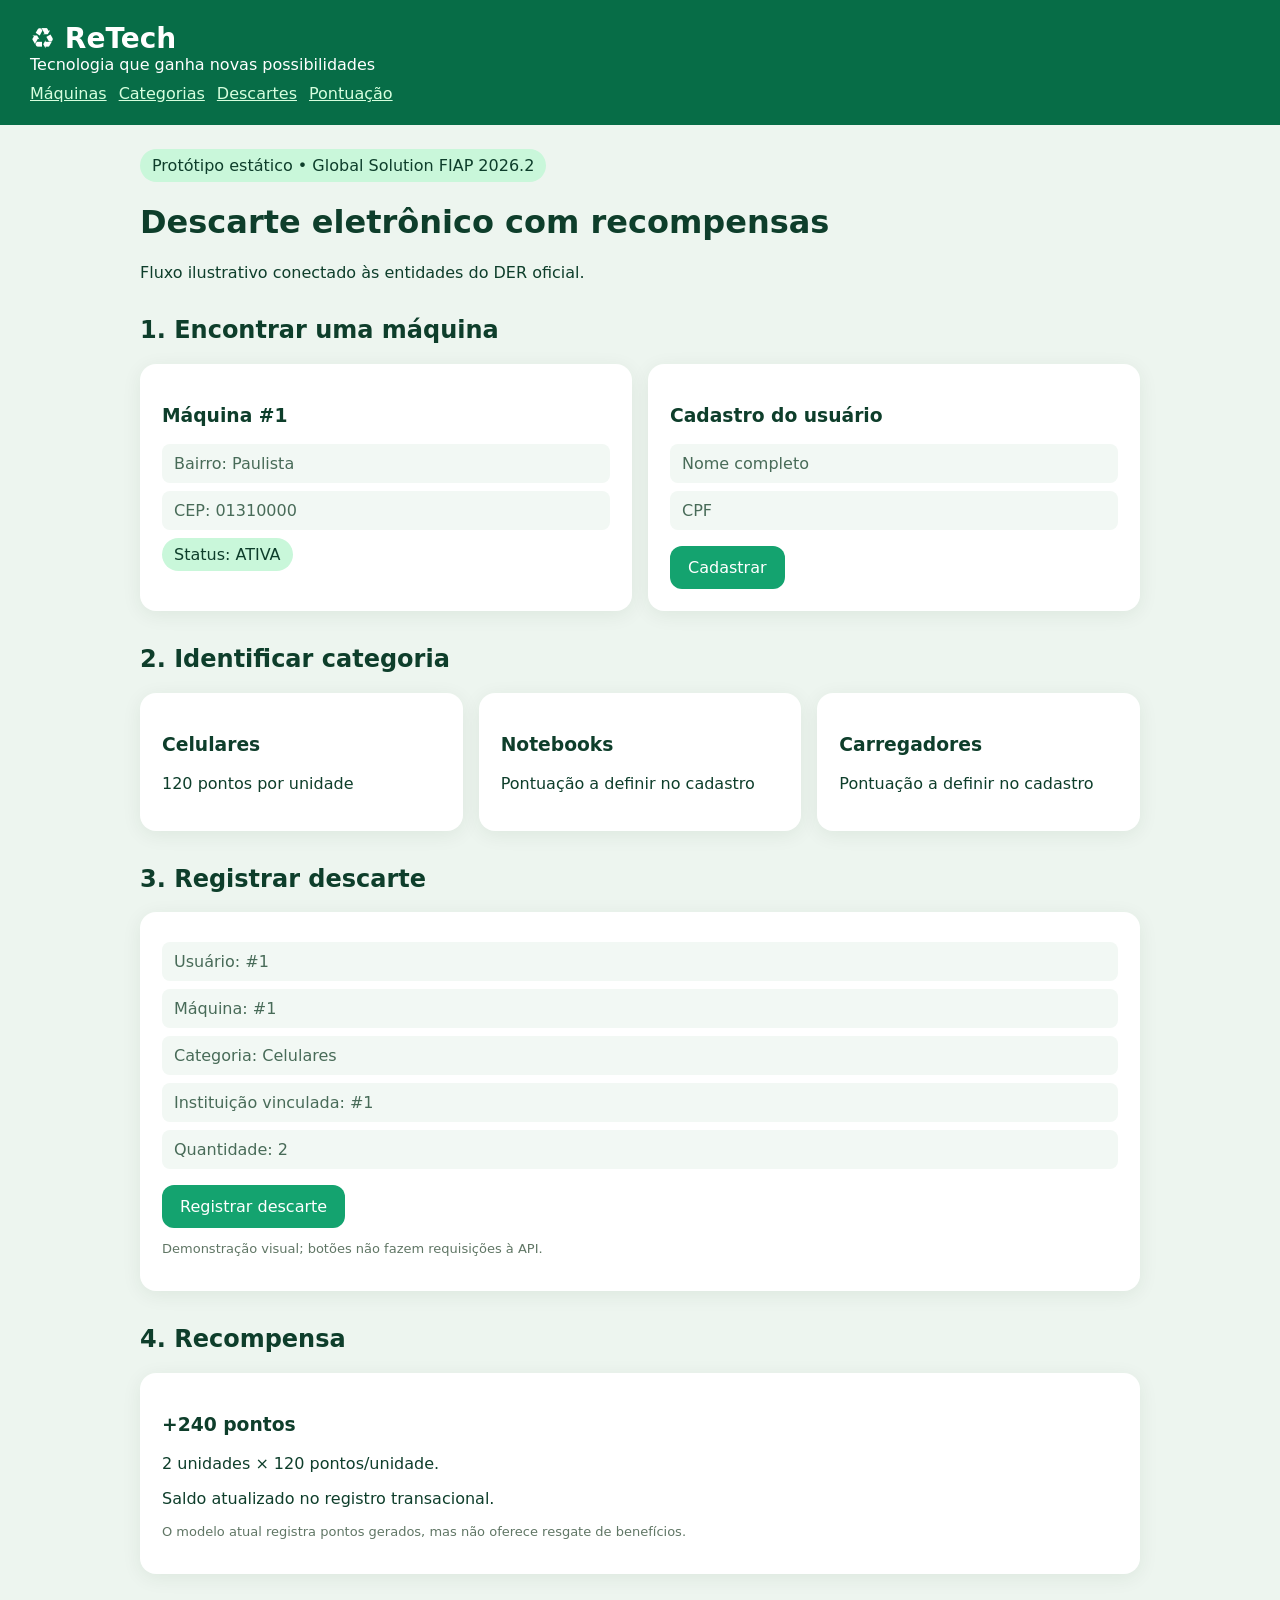
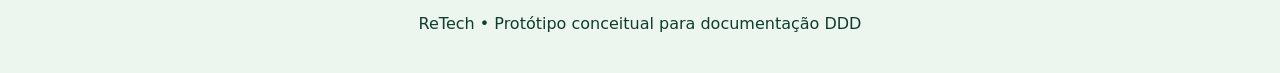
<file: prototipos/index.html>
<!doctype html><html lang="pt-BR"><head><meta charset="UTF-8"><meta name="viewport" content="width=device-width,initial-scale=1">
<title>ReTech • Protótipo DDD V2</title>
<style>body{font-family:system-ui,Arial;background:#edf5ef;color:#0e3e2b;margin:0}header{background:#076d47;color:white;padding:22px 30px}header strong{font-size:28px}nav{display:flex;gap:12px;flex-wrap:wrap;margin-top:10px}nav a{color:#d7ffdf}main{max-width:1000px;margin:24px auto;padding:0 18px}.cards{display:grid;grid-template-columns:repeat(auto-fit,minmax(220px,1fr));gap:16px}.card{background:white;padding:22px;border-radius:16px;box-shadow:0 4px 20px #00351212}h2{margin-top:34px}.pill{display:inline-block;padding:7px 12px;border-radius:99px;background:#c9f7da}.field{padding:10px 12px;background:#f2f8f4;margin:8px 0;border-radius:8px;color:#486b58}.button{background:#14a36f;border-radius:12px;color:white;padding:12px 18px;display:inline-block;margin-top:8px}.small{font-size:13px;color:#607665}footer{text-align:center;margin:40px}</style></head>
<body><header><strong>♻ ReTech</strong><div>Tecnologia que ganha novas possibilidades</div><nav><a href="#maquinas">Máquinas</a><a href="#categorias">Categorias</a><a href="#descartes">Descartes</a><a href="#pontos">Pontuação</a></nav></header>
<main><div class="pill">Protótipo estático • Global Solution FIAP 2026.2</div><h1>Descarte eletrônico com recompensas</h1><p>Fluxo ilustrativo conectado às entidades do DER oficial.</p>
<section id="maquinas"><h2>1. Encontrar uma máquina</h2><div class="cards"><div class="card"><h3>Máquina #1</h3><div class="field">Bairro: Paulista</div><div class="field">CEP: 01310000</div><span class="pill">Status: ATIVA</span></div><div class="card"><h3>Cadastro do usuário</h3><div class="field">Nome completo</div><div class="field">CPF</div><span class="button">Cadastrar</span></div></div></section>
<section id="categorias"><h2>2. Identificar categoria</h2><div class="cards"><div class="card"><h3>Celulares</h3><p>120 pontos por unidade</p></div><div class="card"><h3>Notebooks</h3><p>Pontuação a definir no cadastro</p></div><div class="card"><h3>Carregadores</h3><p>Pontuação a definir no cadastro</p></div></div></section>
<section id="descartes"><h2>3. Registrar descarte</h2><div class="card"><div class="field">Usuário: #1</div><div class="field">Máquina: #1</div><div class="field">Categoria: Celulares</div><div class="field">Instituição vinculada: #1</div><div class="field">Quantidade: 2</div><span class="button">Registrar descarte</span><p class="small">Demonstração visual; botões não fazem requisições à API.</p></div></section>
<section id="pontos"><h2>4. Recompensa</h2><div class="card"><h3>+240 pontos</h3><p>2 unidades × 120 pontos/unidade.</p><p>Saldo atualizado no registro transacional.</p><p class="small">O modelo atual registra pontos gerados, mas não oferece resgate de benefícios.</p></div></section>
</main><footer>ReTech • Protótipo conceitual para documentação DDD</footer></body></html>
</file>
